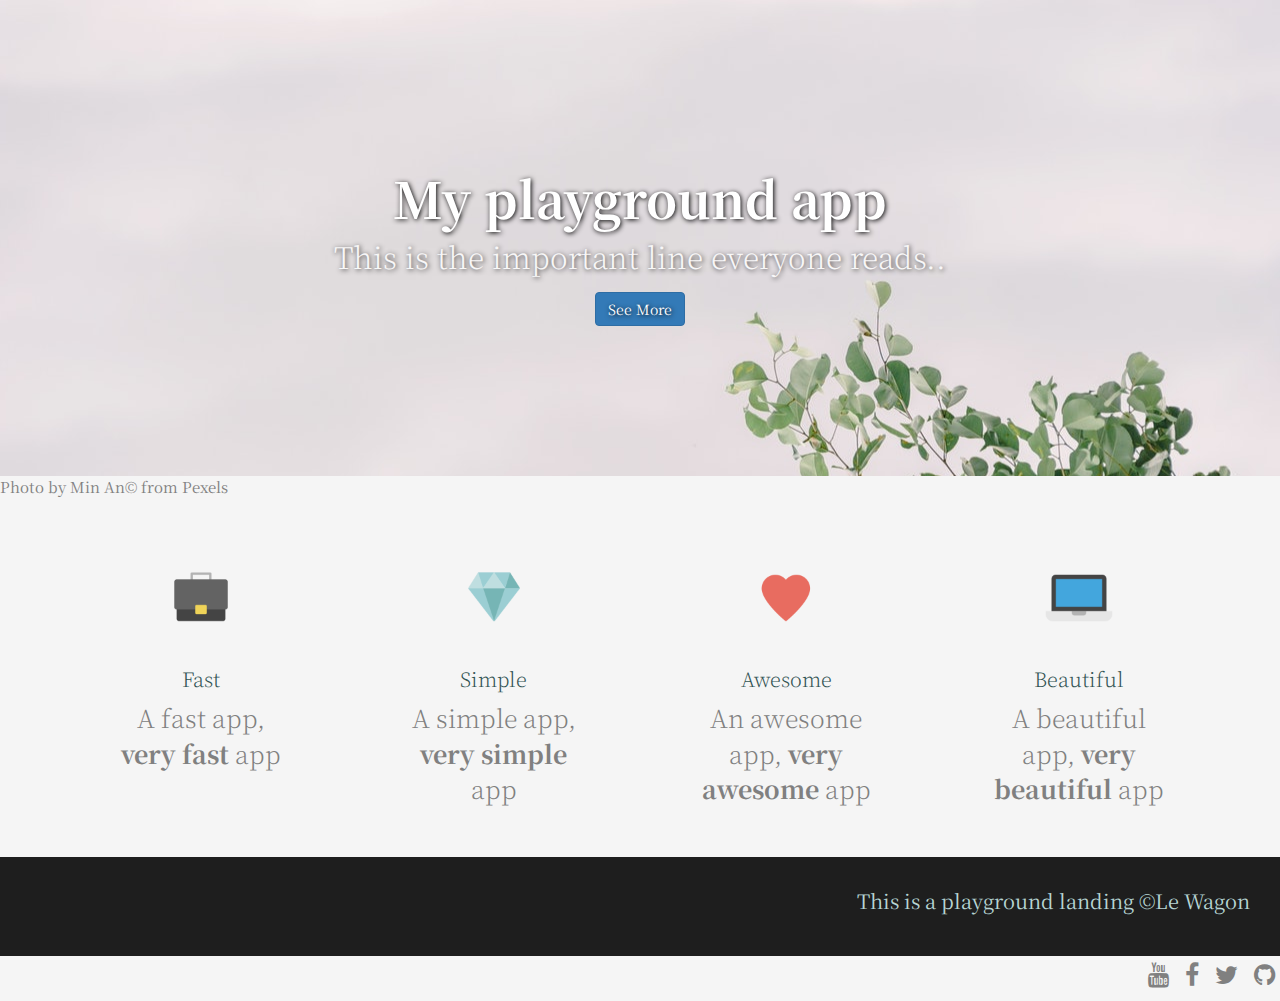
<file: Landing/index.html>
<!DOCTYPE html>
<html>
  <head>
    <meta charset="utf-8">
    <title>My playground landing</title>
    <meta http-equiv="X-UA-Compatible" content="IE=edge">
    <meta name="viewport" content="width=device-width, initial-scale=1">
    <link rel="stylesheet" href="https://maxcdn.bootstrapcdn.com/bootstrap/3.2.0/css/bootstrap.min.css">
    <link rel="stylesheet" href="https://maxcdn.bootstrapcdn.com/font-awesome/4.4.0/css/font-awesome.min.css">
    <link href="https://fonts.googleapis.com/css?family=Noto+Serif+SC:400,700" rel="stylesheet">
    <link href='style.css' rel='stylesheet'>
  </head>

  <body>
  <div id="banner">
    <h1>My playground app</h1>
    <p>This is the important line everyone reads..</p>
    <a class='btn btn-primary' href='#'>See More</a>
  </div>
  <div id="credits">
    <p>Photo by Min An© from Pexels</p>
  </div>
  

  <div class="container">
  <div class='text-center'>
  <div class="row">
  <div class="col-xs-12 col-sm-6 col-md-3">
  <div class= "card">
    <img src="images/briefcase.png" alt="picture description" width="100">
    <h2>Fast</h2>
    <p>A fast app, <strong>very fast</strong> app</p>
  </div>
  </div>

  <div class="col-xs-12 col-sm-6 col-md-3">
  <div class ="card">
    <img src="images/diamond.png" alt="picture description" width="100">
    <h2>Simple</h2>
    <p>A simple app, <strong>very simple</strong> app</p>
  </div>
  </div>
  
  <div class="col-xs-12 col-sm-6 col-md-3">
  <div class="card">
      <img src="images/heart.png" alt="picture description" width="100">
      <h2>Awesome</h2>
      <p>An awesome app, <strong>very awesome</strong> app</p>
  </div>
  </div>
    
  <div class="col-xs-12 col-sm-6 col-md-3">
  <div class="card">
    <img src="images/laptop.png" alt="picture description" width="100">
    <h2>Beautiful</h2>
    <p>A beautiful app, <strong>very beautiful</strong> app</p>
  </div>
  </div>
  </div> 
  </div>
  </div>


  <div id="footer">
     <p>This is a playground landing ©Le Wagon</p>
  </div>

  <div class='text-right'>
  <ul class='list-inline'>
    <li><a href="#"><i class="fa fa-youtube"></i></a></li>
    <li><a href="#"><i class="fa fa-facebook"></i></a></li>
    <li><a href="#"><i class="fa fa-twitter"></i></a></li>
    <li><a href="#"><i class="fa fa-github"></i></a></li>
  </ul>
</div>
</body>
</html>
</file>
<file: Landing/style.css>
/* style.css */
body
{
  background: rgb(245,245,245);
  color: gray;
  font-size: 25px;
  font-family: 'Noto Serif SC', serif;
}

h1
{
  font-family: 'Noto Serif SC', serif;
  color: #77878b;
  font-weight: bold;
  font-size: 15px;
}

h2 
{
  font-family: 'Noto Serif SC', serif;
  color: #305252;
  font-weight: lighter;
  font-size: 20px;
}

a 
{
  color: gray;
}

a:hover 
{
  text-decoration: none;
  color: black;
}

#banner
{
  text-align: center;
  background-image: url(images/photo.jpeg);
  background-size: cover;
  padding: 150px;
  color: white;
  text-shadow: 1px 1px 5px black;
}

#banner h1 
{
  color: white;
  font-size: 50px;
}

#banner p 

{
  color: white;
  opacity: 0.8;
  font-size: 30px;
  font-weight: lighter;
}

#footer
{
  padding: 30px;
  background: rgb(30, 30, 30);
  color: #373e40;
  font-size: 20px;
  text-align: right;
}

#footer p
{
  color: #b7d5d4;
}
.card
{
  padding: 40px;
  font-weight: lighter;
  text-align: center;
}

#footer a 
{
  color: #b7d5d4;
  font-size: 15px;
}

#footer a:hover 
{
  color: white;
}

#credits
{
  font-size: 15px;
}
</file>
